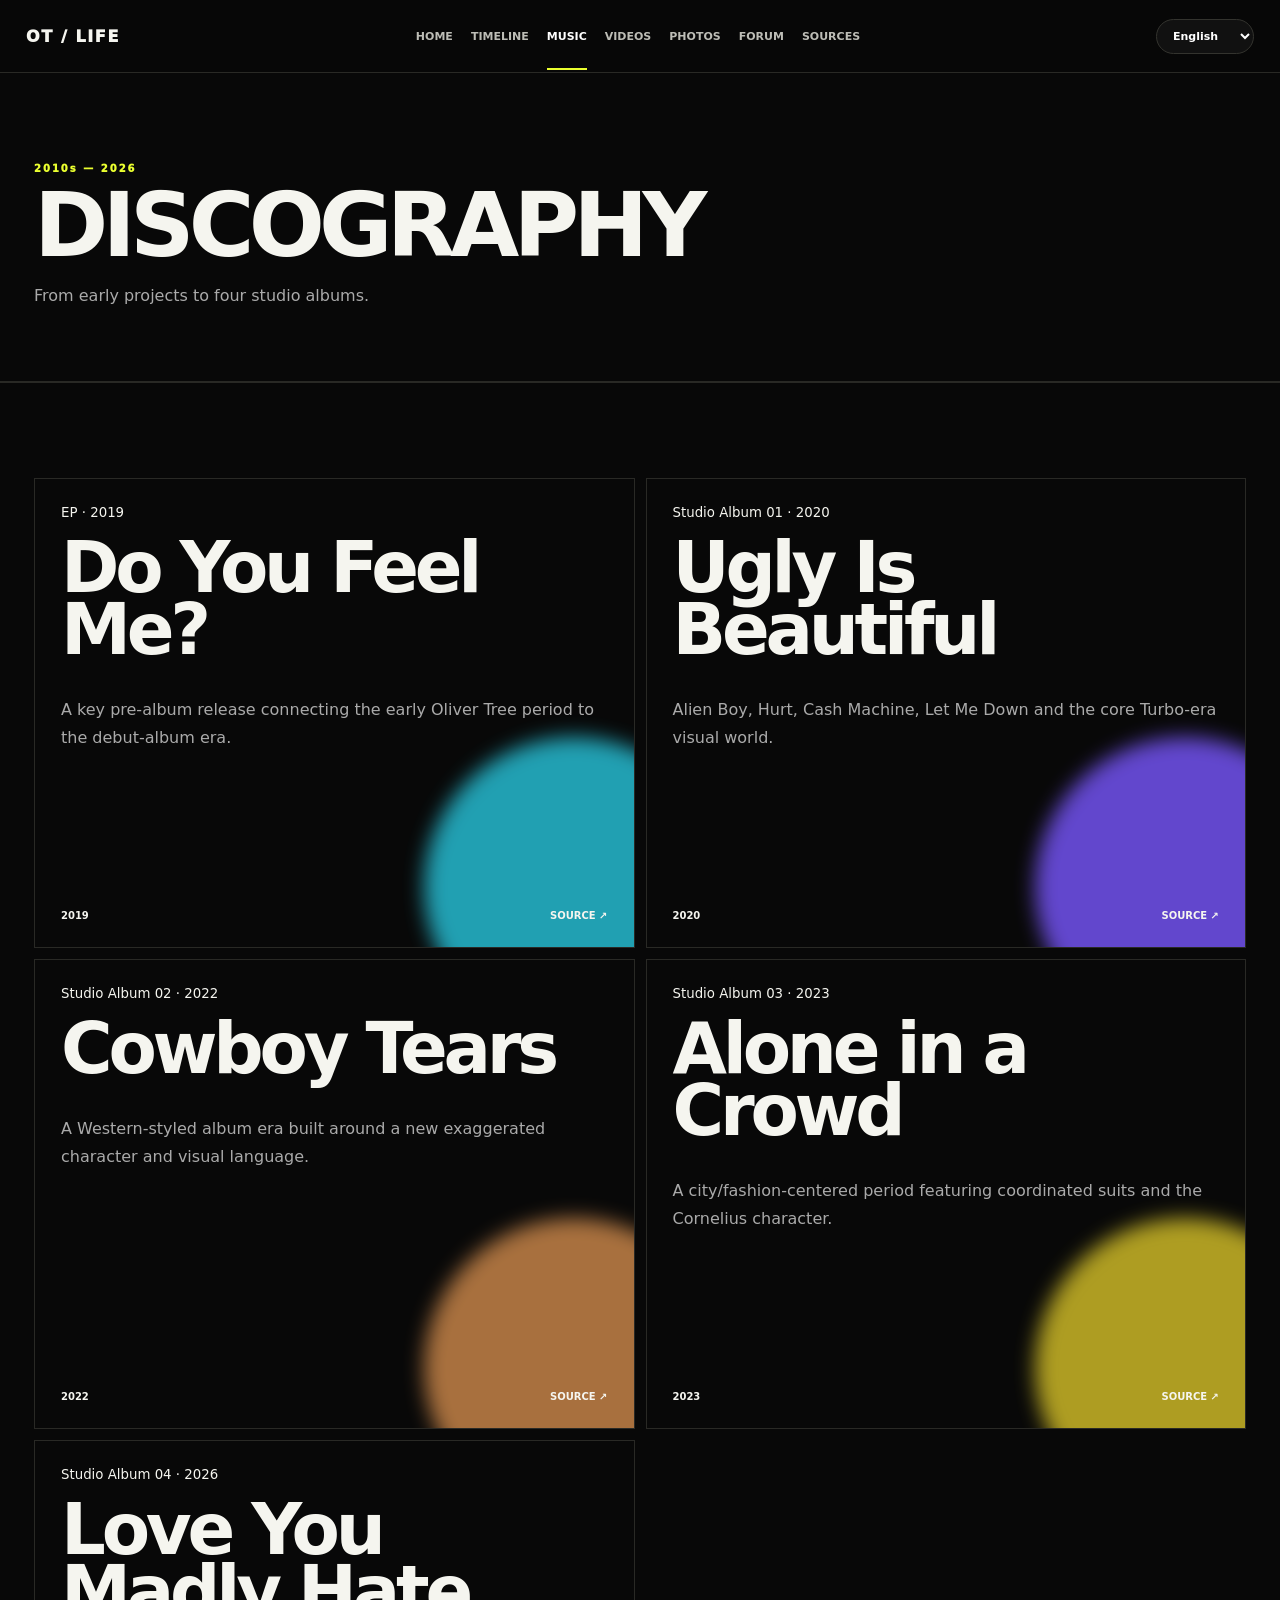
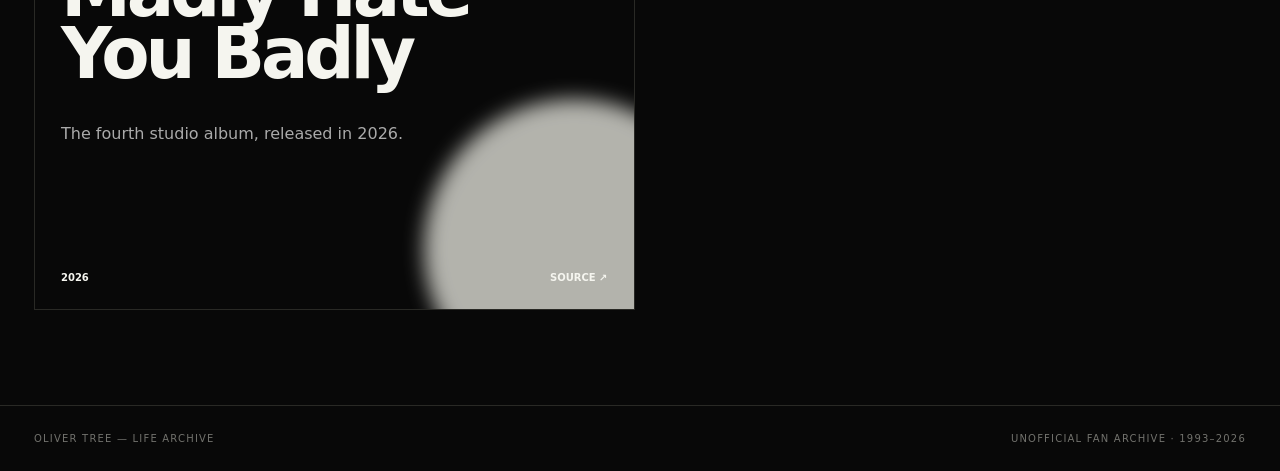
<file: music.html>
<!doctype html><html lang="ja"><head><meta charset="utf-8"><meta name="viewport" content="width=device-width,initial-scale=1,viewport-fit=cover"><meta name="theme-color" content="#080808"><title>Oliver Tree — Music</title><link rel="stylesheet" href="assets/style.css"></head><body data-page="music"><header class="topbar"><div class="topbar-inner"><a class="brand" href="index.html">OT / LIFE</a><nav class="nav"><a href="index.html" data-page="home" data-i18n="nav.home"></a><a href="timeline.html" data-page="timeline" data-i18n="nav.timeline"></a><a href="music.html" data-page="music" data-i18n="nav.music"></a><a href="videos.html" data-page="videos" data-i18n="nav.videos"></a><a href="photos.html" data-page="photos" data-i18n="nav.photos"></a><a href="forum.html" data-page="forum" data-i18n="nav.forum"></a><a href="sources.html" data-page="sources" data-i18n="nav.sources"></a></nav>
    <select class="lang-select" aria-label="Language"><option value="ja">日本語</option><option value="en">English</option><option value="es">Español</option><option value="ru">Русский</option></select></div></header><main class="shell">
<section class="page-hero"><div class="label">2010s — 2026</div><h1 data-i18n="music.title"></h1><p data-i18n="music.lede"></p></section>
<section class="section"><div id="albumGrid" class="album-grid"></div></section>
</main><footer class="footer"><div class="footer-inner"><div>OLIVER TREE — LIFE ARCHIVE</div><div data-i18n="footer"></div></div></footer><script type="module" src="assets/common.js"></script></body></html>
</file>
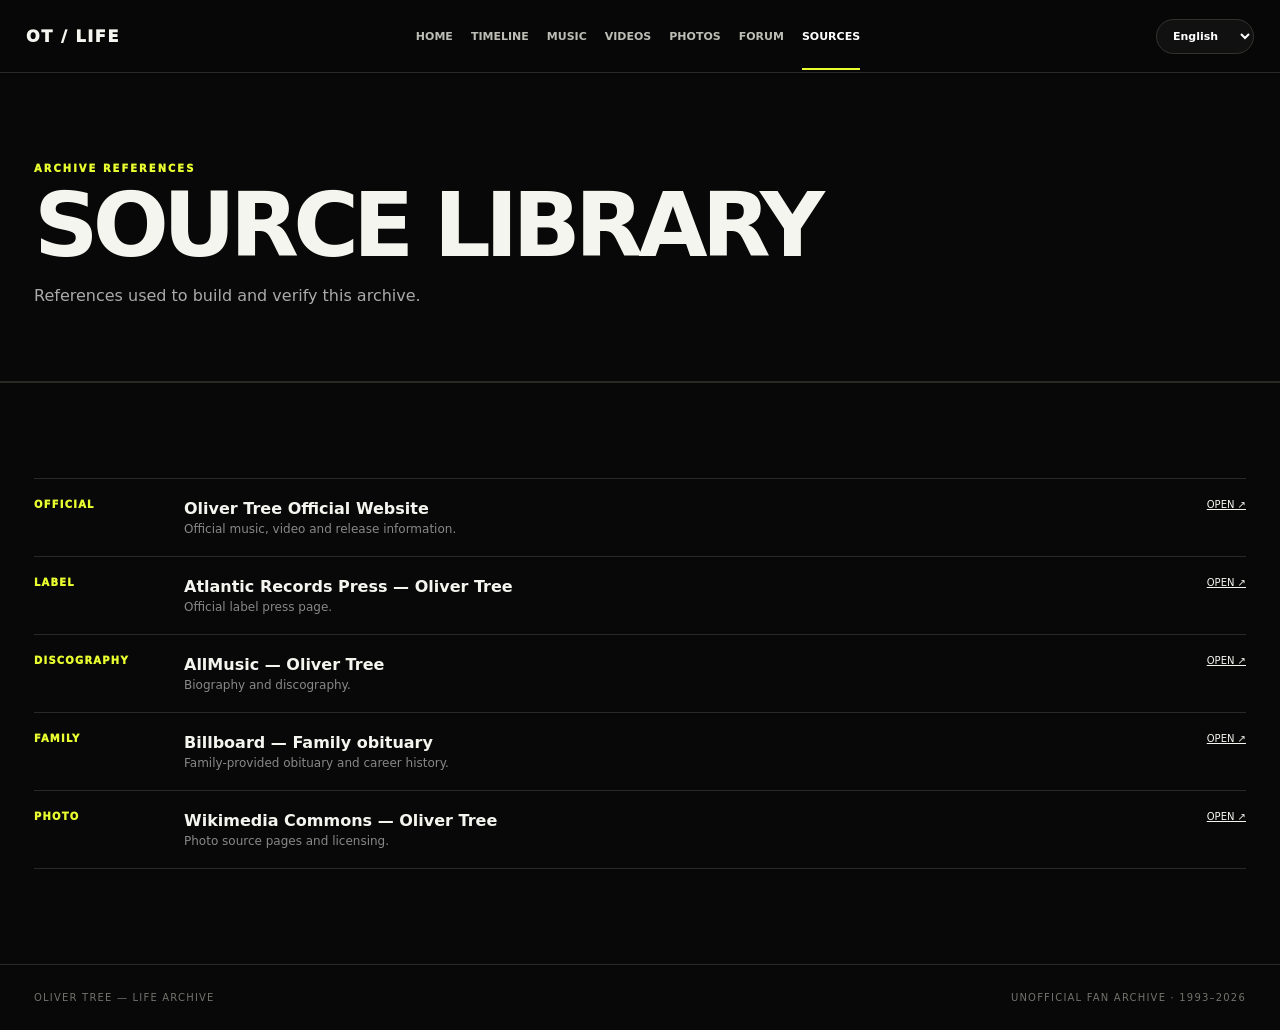
<file: sources.html>
<!doctype html><html lang="ja"><head><meta charset="utf-8"><meta name="viewport" content="width=device-width,initial-scale=1,viewport-fit=cover"><meta name="theme-color" content="#080808"><title>Oliver Tree — Sources</title><link rel="stylesheet" href="assets/style.css"></head><body data-page="sources"><header class="topbar"><div class="topbar-inner"><a class="brand" href="index.html">OT / LIFE</a><nav class="nav"><a href="index.html" data-page="home" data-i18n="nav.home"></a><a href="timeline.html" data-page="timeline" data-i18n="nav.timeline"></a><a href="music.html" data-page="music" data-i18n="nav.music"></a><a href="videos.html" data-page="videos" data-i18n="nav.videos"></a><a href="photos.html" data-page="photos" data-i18n="nav.photos"></a><a href="forum.html" data-page="forum" data-i18n="nav.forum"></a><a href="sources.html" data-page="sources" data-i18n="nav.sources"></a></nav>
    <select class="lang-select" aria-label="Language"><option value="ja">日本語</option><option value="en">English</option><option value="es">Español</option><option value="ru">Русский</option></select></div></header><main class="shell">
<section class="page-hero"><div class="label">ARCHIVE REFERENCES</div><h1 data-i18n="sources.title"></h1><p data-i18n="sources.lede"></p></section>
<section class="section"><div id="sourceList" class="table-like"><div class="loading" data-i18n="status.loading"></div></div></section>
</main><footer class="footer"><div class="footer-inner"><div>OLIVER TREE — LIFE ARCHIVE</div><div data-i18n="footer"></div></div></footer><script type="module" src="assets/common.js"></script></body></html>
</file>
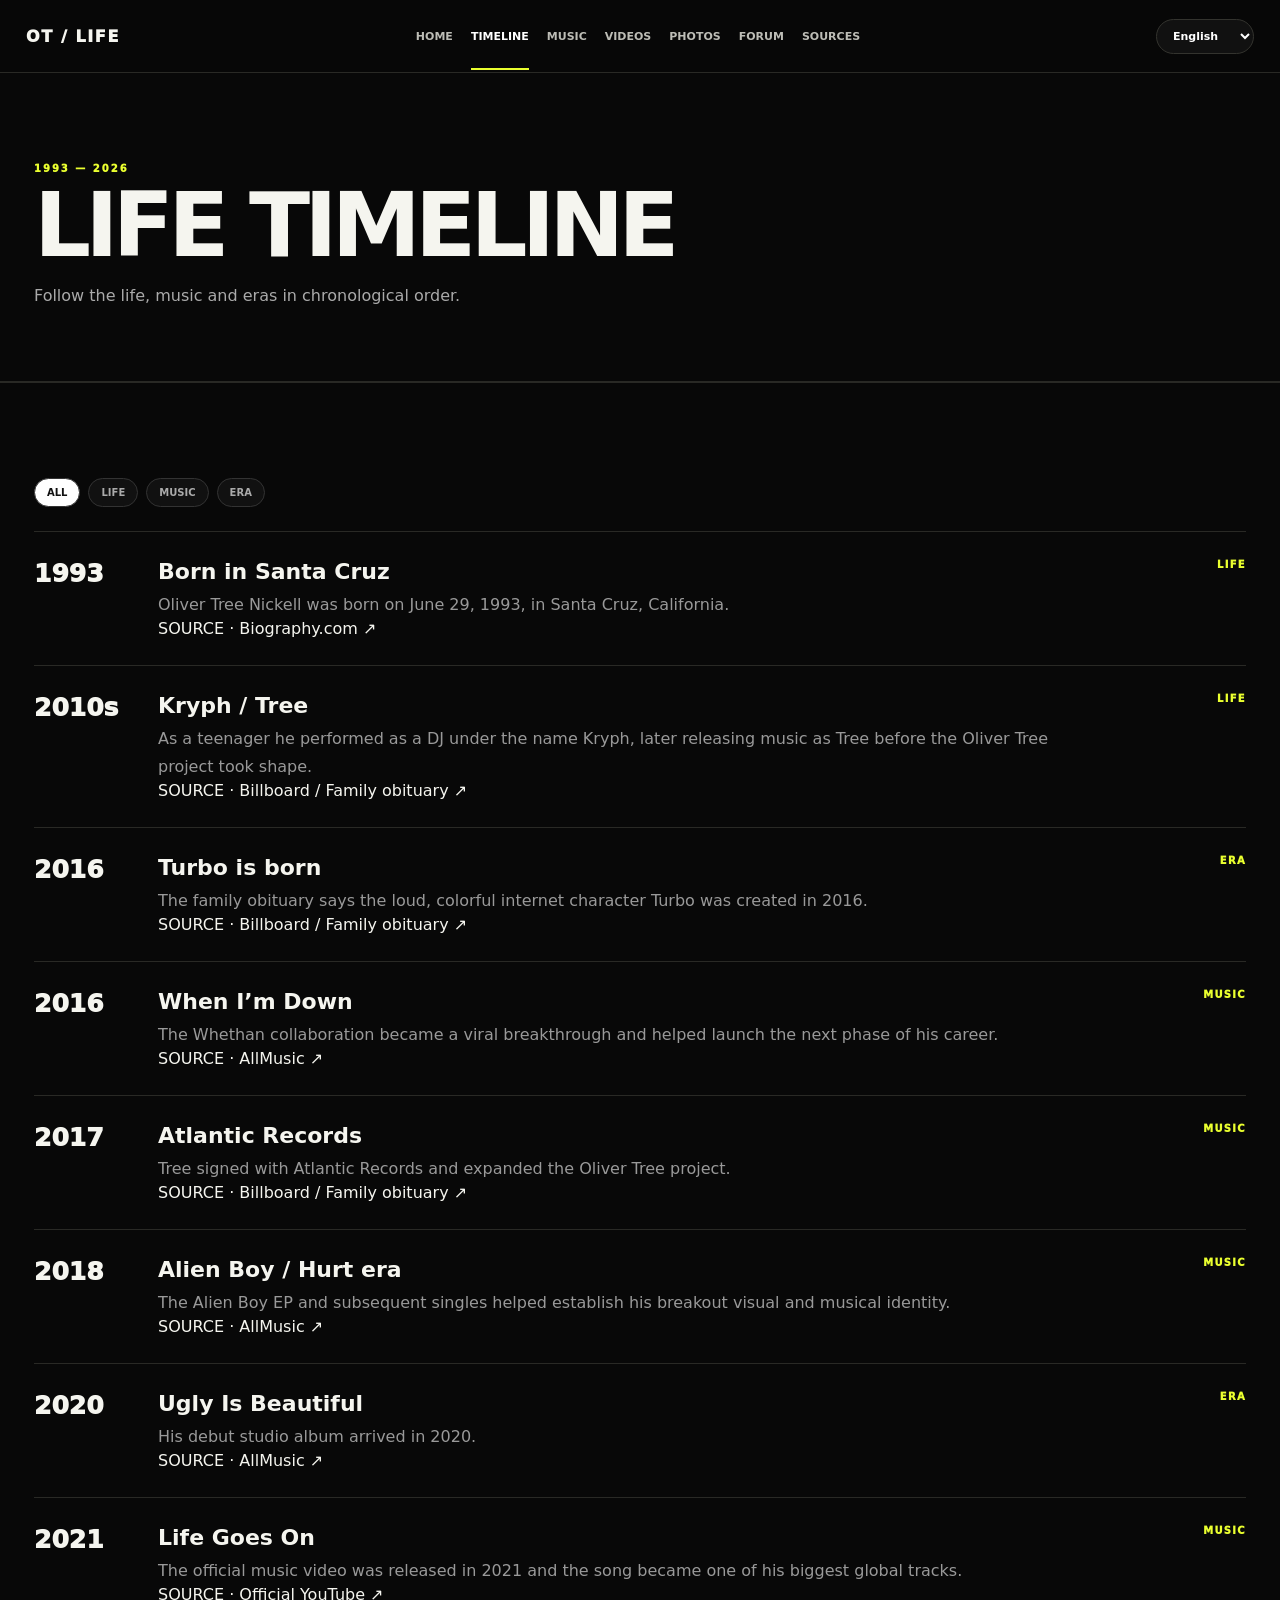
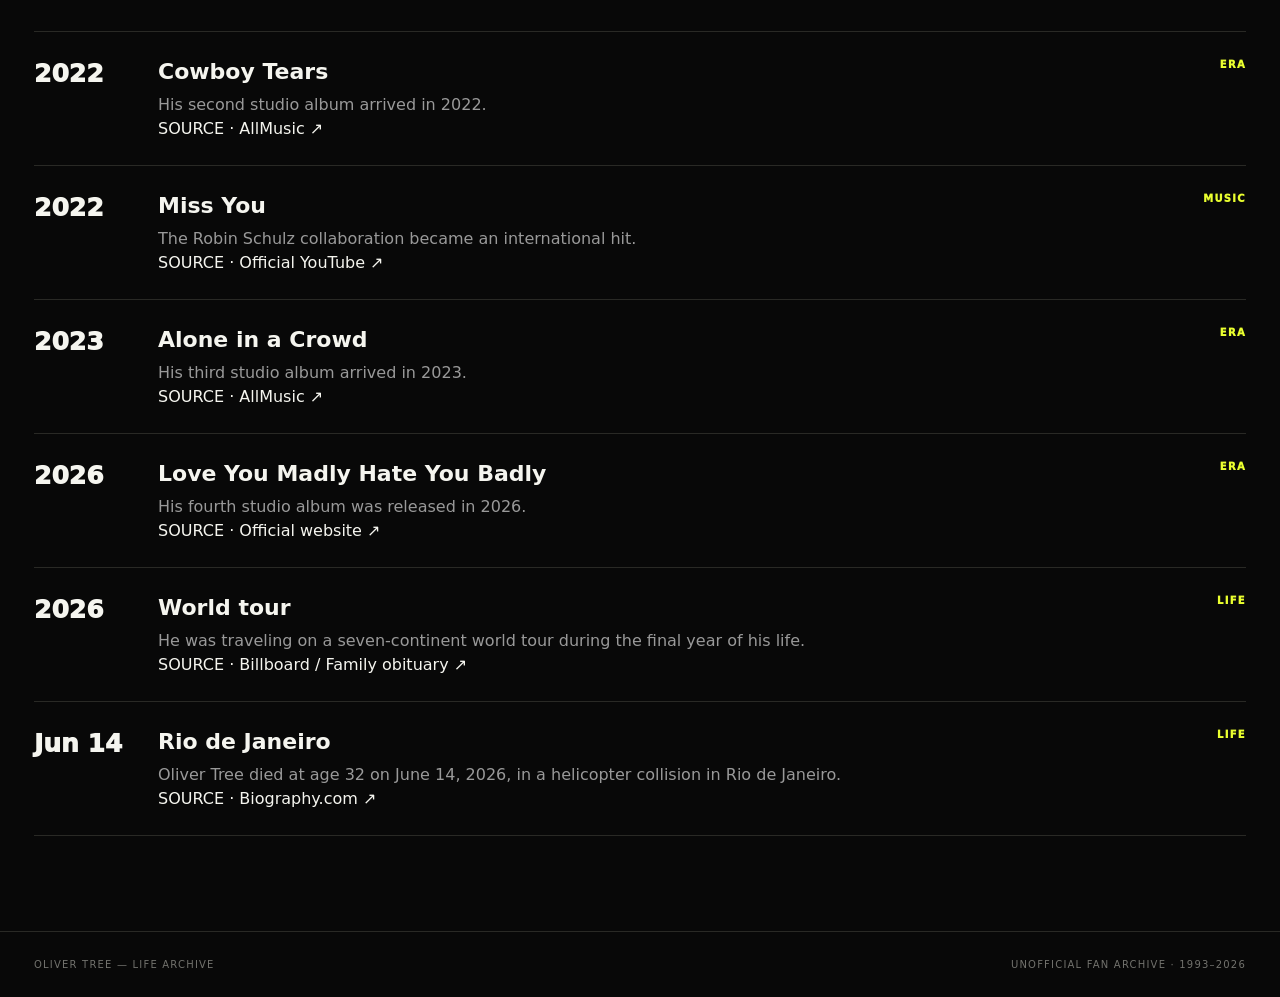
<file: timeline.html>
<!doctype html><html lang="ja"><head><meta charset="utf-8"><meta name="viewport" content="width=device-width,initial-scale=1,viewport-fit=cover"><meta name="theme-color" content="#080808"><title>Oliver Tree — Timeline</title><link rel="stylesheet" href="assets/style.css"></head><body data-page="timeline"><header class="topbar"><div class="topbar-inner"><a class="brand" href="index.html">OT / LIFE</a><nav class="nav"><a href="index.html" data-page="home" data-i18n="nav.home"></a><a href="timeline.html" data-page="timeline" data-i18n="nav.timeline"></a><a href="music.html" data-page="music" data-i18n="nav.music"></a><a href="videos.html" data-page="videos" data-i18n="nav.videos"></a><a href="photos.html" data-page="photos" data-i18n="nav.photos"></a><a href="forum.html" data-page="forum" data-i18n="nav.forum"></a><a href="sources.html" data-page="sources" data-i18n="nav.sources"></a></nav>
    <select class="lang-select" aria-label="Language"><option value="ja">日本語</option><option value="en">English</option><option value="es">Español</option><option value="ru">Русский</option></select></div></header><main class="shell">
<section class="page-hero"><div class="label">1993 — 2026</div><h1 data-i18n="timeline.title"></h1><p data-i18n="timeline.lede"></p></section>
<section class="section"><div class="toolbar"><button class="pill active" data-filter="all" data-i18n="all"></button><button class="pill" data-filter="life" data-i18n="life"></button><button class="pill" data-filter="music" data-i18n="music"></button><button class="pill" data-filter="era" data-i18n="era"></button></div><div id="timelineList" class="timeline"><div class="loading" data-i18n="status.loading"></div></div></section>
</main><footer class="footer"><div class="footer-inner"><div>OLIVER TREE — LIFE ARCHIVE</div><div data-i18n="footer"></div></div></footer><script type="module" src="assets/common.js"></script></body></html>
</file>
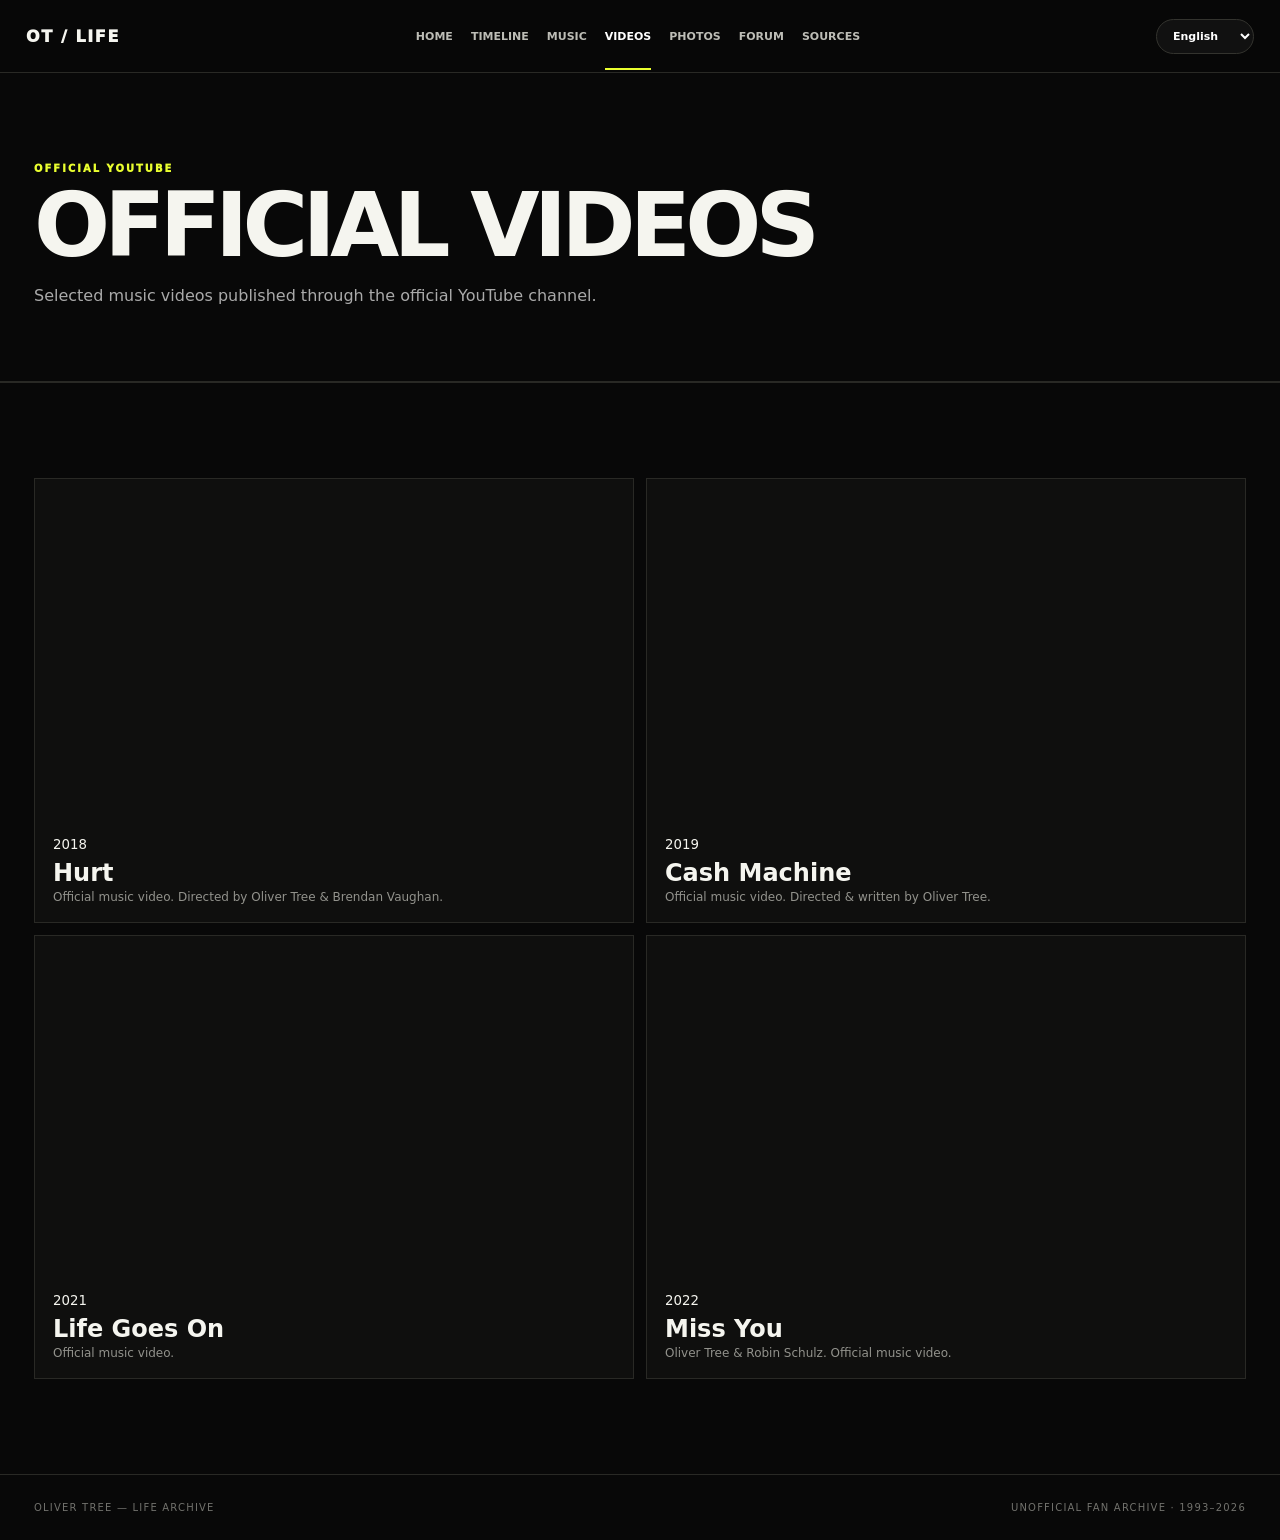
<file: videos.html>
<!doctype html><html lang="ja"><head><meta charset="utf-8"><meta name="viewport" content="width=device-width,initial-scale=1,viewport-fit=cover"><meta name="theme-color" content="#080808"><title>Oliver Tree — Videos</title><link rel="stylesheet" href="assets/style.css"></head><body data-page="videos"><header class="topbar"><div class="topbar-inner"><a class="brand" href="index.html">OT / LIFE</a><nav class="nav"><a href="index.html" data-page="home" data-i18n="nav.home"></a><a href="timeline.html" data-page="timeline" data-i18n="nav.timeline"></a><a href="music.html" data-page="music" data-i18n="nav.music"></a><a href="videos.html" data-page="videos" data-i18n="nav.videos"></a><a href="photos.html" data-page="photos" data-i18n="nav.photos"></a><a href="forum.html" data-page="forum" data-i18n="nav.forum"></a><a href="sources.html" data-page="sources" data-i18n="nav.sources"></a></nav>
    <select class="lang-select" aria-label="Language"><option value="ja">日本語</option><option value="en">English</option><option value="es">Español</option><option value="ru">Русский</option></select></div></header><main class="shell">
<section class="page-hero"><div class="label">OFFICIAL YOUTUBE</div><h1 data-i18n="videos.title"></h1><p data-i18n="videos.lede"></p></section>
<section class="section"><div id="videoGrid" class="video-grid"></div></section>
</main><footer class="footer"><div class="footer-inner"><div>OLIVER TREE — LIFE ARCHIVE</div><div data-i18n="footer"></div></div></footer><script type="module" src="assets/common.js"></script></body></html>
</file>
<file: assets/style.css>
:root{
  --bg:#080808;--panel:#10100f;--panel2:#161614;--text:#f5f5ef;--muted:#9b9b94;--line:#292925;
  --lime:#eaff2f;--purple:#7957ff;--orange:#d18b4c;--yellow:#d8c329;--paper:#ecece4;--danger:#ff5a67;
  --max:1440px
}
*{box-sizing:border-box}
html{scroll-behavior:smooth}
body{margin:0;background:var(--bg);color:var(--text);font-family:Inter,ui-sans-serif,system-ui,-apple-system,BlinkMacSystemFont,"Segoe UI",sans-serif}
a{color:inherit;text-decoration:none}
button,input,textarea,select{font:inherit}
button{cursor:pointer}
img{max-width:100%;display:block}
.shell{max-width:var(--max);margin:auto}
.topbar{position:sticky;top:0;z-index:70;background:rgba(8,8,8,.92);backdrop-filter:blur(18px);border-bottom:1px solid var(--line)}
.topbar-inner{height:72px;max-width:var(--max);margin:auto;padding:0 26px;display:flex;align-items:center;justify-content:space-between;gap:22px}
.brand{font-weight:1000;letter-spacing:.1em;white-space:nowrap}
.nav{display:flex;gap:18px;align-items:center;font-size:11px;font-weight:900;color:#bdbdb6;overflow:auto;scrollbar-width:none}
.nav::-webkit-scrollbar{display:none}
.nav a{white-space:nowrap;padding:27px 0 25px;border-bottom:2px solid transparent}
.nav a:hover,.nav a.active{color:#fff;border-color:var(--lime)}
.lang-select{background:#111;color:white;border:1px solid #33332e;border-radius:999px;padding:9px 12px;font-size:11px;font-weight:900}
.hero{min-height:86svh;display:grid;grid-template-columns:1.05fr .95fr;gap:4vw;align-items:center;padding:55px 34px 50px}
.eyebrow,.label{font-size:10px;font-weight:1000;letter-spacing:.2em;color:var(--lime)}
.hero h1{font-size:clamp(86px,12vw,190px);line-height:.72;letter-spacing:-.085em;margin:16px 0 30px}
.hero h1 span{-webkit-text-stroke:2px white;color:transparent}
.hero-copy{max-width:670px;color:#c3c3bd;line-height:1.85;font-size:16px}
.hero-photo{margin:0;min-height:68vh;position:relative;overflow:hidden;background:#141414}
.hero-photo img{position:absolute;inset:0;width:100%;height:100%;object-fit:cover}
.hero-photo:after{content:"";position:absolute;inset:0;background:linear-gradient(0deg,rgba(0,0,0,.76),transparent 50%)}
.hero-photo figcaption{position:absolute;z-index:2;left:18px;bottom:16px;font-size:10px;color:#ddd}
.actions{display:flex;gap:10px;flex-wrap:wrap;margin-top:26px}
.btn{display:inline-flex;align-items:center;justify-content:center;border:1px solid #383832;background:#111;color:#fff;border-radius:999px;padding:11px 16px;font-size:11px;font-weight:1000}
.btn.primary{background:var(--lime);color:#111;border-color:var(--lime)}
.btn.danger{border-color:#5d2b30;color:#ff9aa3}
.btn:disabled{opacity:.45;cursor:not-allowed}
.section{padding:95px 34px;border-top:1px solid var(--line)}
.section-head{display:flex;justify-content:space-between;gap:40px;align-items:end;margin-bottom:34px}
.section h2,.page-hero h1{font-size:clamp(46px,7vw,98px);line-height:.88;letter-spacing:-.065em;margin:12px 0}
.section-copy{max-width:610px;color:var(--muted);line-height:1.8;font-size:14px}
.page-hero{padding:90px 34px 55px;border-bottom:1px solid var(--line)}
.page-hero p{max-width:680px;color:#aaa;line-height:1.85}
.stats{display:grid;grid-template-columns:repeat(4,1fr);gap:10px}
.stat{border:1px solid var(--line);background:#10100f;min-height:170px;padding:22px;display:flex;flex-direction:column;justify-content:space-between}
.stat strong{font-size:clamp(38px,5vw,70px);line-height:.9;letter-spacing:-.06em}
.stat span{font-size:10px;letter-spacing:.13em;color:#909089}
.cards{display:grid;grid-template-columns:repeat(3,1fr);gap:11px}
.card{border:1px solid var(--line);background:var(--panel);padding:24px;min-height:260px;display:flex;flex-direction:column}
.card:hover{background:#151513}
.card small{font-size:10px;color:var(--lime);font-weight:1000;letter-spacing:.13em}
.card h3{font-size:30px;line-height:1;letter-spacing:-.045em;margin:18px 0 12px}
.card p{font-size:13px;color:#999992;line-height:1.75;margin:0}
.card .card-link{margin-top:auto;padding-top:25px;font-size:10px;text-decoration:underline;text-underline-offset:4px}
.timeline{border-top:1px solid var(--line)}
.timeline-row{display:grid;grid-template-columns:100px 1fr 135px;gap:24px;border-bottom:1px solid var(--line);padding:27px 0}
.timeline-year{font-size:25px;font-weight:1000}
.timeline-row h3{margin:0 0 7px;font-size:22px}
.timeline-row p{margin:0;color:#999;line-height:1.75}
.tag{font-size:10px;font-weight:1000;letter-spacing:.13em;color:var(--lime);text-align:right}
.toolbar{display:flex;gap:8px;flex-wrap:wrap;margin-bottom:24px}
.pill{border:1px solid #333;background:#111;color:#aaa;border-radius:999px;padding:8px 12px;font-size:10px;font-weight:900}
.pill.active{background:#fff;color:#111}
.album-grid{display:grid;grid-template-columns:repeat(2,1fr);gap:11px}
.album{border:1px solid var(--line);min-height:470px;padding:26px;position:relative;overflow:hidden;display:flex;flex-direction:column}
.album:after{content:"";position:absolute;width:300px;height:300px;border-radius:50%;right:-90px;bottom:-90px;filter:blur(10px);opacity:.8}
.album:nth-child(1):after{background:#28c6dd}.album:nth-child(2):after{background:var(--purple)}.album:nth-child(3):after{background:var(--orange)}.album:nth-child(4):after{background:var(--yellow)}.album:nth-child(5):after{background:#deded6}
.album h3{font-size:clamp(42px,5.5vw,76px);line-height:.88;letter-spacing:-.06em;margin:18px 0;position:relative;z-index:2}
.album p{color:#aaa;line-height:1.75;position:relative;z-index:2}
.album .meta{margin-top:auto;position:relative;z-index:2;display:flex;justify-content:space-between;gap:20px;font-size:10px;font-weight:900}
.video-grid{display:grid;grid-template-columns:repeat(2,1fr);gap:12px}
.video{border:1px solid var(--line);background:#0f0f0e}
.video iframe{width:100%;aspect-ratio:16/9;border:0;display:block}
.video-info{padding:18px}
.video-info h3{margin:6px 0 3px;font-size:24px}
.video-info p{margin:0;color:#92928c;font-size:12px}
.photo-grid{display:grid;grid-template-columns:repeat(2,1fr);gap:12px}
.photo{margin:0;position:relative;min-height:470px;background:#111;overflow:hidden}
.photo.wide{grid-column:span 2;min-height:650px}
.photo img{position:absolute;inset:0;width:100%;height:100%;object-fit:cover}
.photo:after{content:"";position:absolute;inset:0;background:linear-gradient(0deg,rgba(0,0,0,.85),transparent 45%)}
.photo figcaption{position:absolute;z-index:3;left:20px;right:20px;bottom:18px;display:flex;justify-content:space-between;gap:20px;font-size:10px}
.photo figcaption span{color:#c0c0b9}
.search-box{display:flex;gap:10px;margin-bottom:25px}
.input,.textarea,.select{width:100%;background:#0d0d0c;color:#fff;border:1px solid #34342f;border-radius:10px;padding:12px 13px;outline:none}
.input:focus,.textarea:focus,.select:focus{border-color:#777}
.textarea{min-height:120px;resize:vertical}
.form-grid{display:grid;grid-template-columns:1fr 1fr;gap:12px}
.form-card{border:1px solid var(--line);background:#10100f;padding:24px}
.form-card h3{margin:0 0 18px;font-size:23px}
.form-row{margin-bottom:12px}
.form-row label{display:block;font-size:10px;color:#aaa;font-weight:900;letter-spacing:.1em;margin-bottom:7px}
.help{font-size:11px;color:#777;line-height:1.6}
.notice{border:1px solid #44443a;background:#12120e;padding:13px 15px;border-radius:10px;color:#bbb;font-size:12px;line-height:1.6}
.notice.error{border-color:#5e2f34;color:#ff9ba3}
.notice.success{border-color:#4b5e2f;color:#dcff8a}
.forum-layout{display:grid;grid-template-columns:minmax(0,1fr) 350px;gap:16px}
.forum-list{display:flex;flex-direction:column;gap:10px}
.post-card{border:1px solid var(--line);background:#10100f;padding:20px;cursor:pointer}
.post-card:hover{background:#141412}
.post-top{display:flex;justify-content:space-between;gap:16px;align-items:flex-start}
.post-card h3{font-size:23px;margin:8px 0}
.post-meta{font-size:10px;color:#888;display:flex;gap:8px;flex-wrap:wrap}
.post-body{color:#aaa;line-height:1.75;font-size:13px;white-space:pre-wrap}
.post-actions{display:flex;gap:9px;align-items:center;margin-top:15px;font-size:11px}
.icon-btn{background:#0c0c0b;border:1px solid #333;color:#bbb;border-radius:999px;padding:7px 10px}
.sidebar{display:flex;flex-direction:column;gap:10px}
.side-card{border:1px solid var(--line);background:#10100f;padding:19px}
.side-card h3{font-size:17px;margin:0 0 12px}
.side-card p{font-size:12px;color:#92928b;line-height:1.7}
.profile-line{display:flex;align-items:center;gap:10px}
.avatar{width:38px;height:38px;border-radius:50%;display:grid;place-items:center;background:var(--lime);color:#111;font-weight:1000}
.detail-panel{border:1px solid var(--line);background:#0f0f0e;margin-top:14px;padding:22px}
.comments{display:flex;flex-direction:column;gap:8px;margin-top:18px}
.comment{border:1px solid #292925;padding:14px;background:#111}
.comment p{white-space:pre-wrap;color:#bbb;line-height:1.65;font-size:13px;margin:8px 0}
.comment small{color:#777}
.table-like{border-top:1px solid var(--line)}
.source-row{display:grid;grid-template-columns:130px 1fr 120px;gap:20px;padding:20px 0;border-bottom:1px solid var(--line)}
.source-row p{margin:4px 0 0;color:#888;font-size:12px}
.source-row .kind{color:var(--lime);font-size:10px;font-weight:1000;letter-spacing:.12em}
.source-row .open{text-align:right;font-size:10px;text-decoration:underline}
.footer{border-top:1px solid var(--line);padding:27px 34px;color:#72726d;font-size:10px;letter-spacing:.12em}
.footer-inner{max-width:var(--max);margin:auto;display:flex;justify-content:space-between;gap:20px}
.empty{border:1px dashed #333;padding:35px;text-align:center;color:#777}
.loading{padding:35px;color:#777}
@media(max-width:1000px){
  .cards,.stats{grid-template-columns:repeat(2,1fr)}
  .forum-layout{grid-template-columns:1fr}
  .sidebar{display:grid;grid-template-columns:1fr 1fr}
}
@media(max-width:850px){
  .topbar-inner{padding:0 18px}.nav a:nth-child(5),.nav a:nth-child(6){display:none}
  .hero{grid-template-columns:1fr;padding:42px 18px 26px}.hero-photo{min-height:55vh}
  .section,.page-hero{padding-left:20px;padding-right:20px}
  .section-head{display:block}.section-copy{margin-top:18px}
  .album-grid,.video-grid,.form-grid{grid-template-columns:1fr}
  .timeline-row{grid-template-columns:70px 1fr}.tag{grid-column:2;text-align:left}
  .source-row{grid-template-columns:100px 1fr}.source-row .open{grid-column:2;text-align:left}
  .photo-grid{grid-template-columns:1fr}.photo.wide{grid-column:span 1;min-height:55vh}
}
@media(max-width:580px){
  .topbar-inner{height:64px;padding:0 14px}.brand{font-size:12px}.nav a{display:none!important}.lang-select{padding:8px 9px}
  .hero h1{font-size:29vw}.hero{padding-top:34px}.hero-photo{min-height:50vh}
  .section,.page-hero{padding:62px 15px}.section h2,.page-hero h1{font-size:13vw}
  .cards,.stats,.sidebar{grid-template-columns:1fr}
  .timeline-row{grid-template-columns:55px 1fr;gap:12px}.timeline-year{font-size:20px}
  .post-top{display:block}.post-card h3{font-size:20px}
  .footer{padding:24px 15px}.footer-inner{flex-direction:column}
}
</file>
